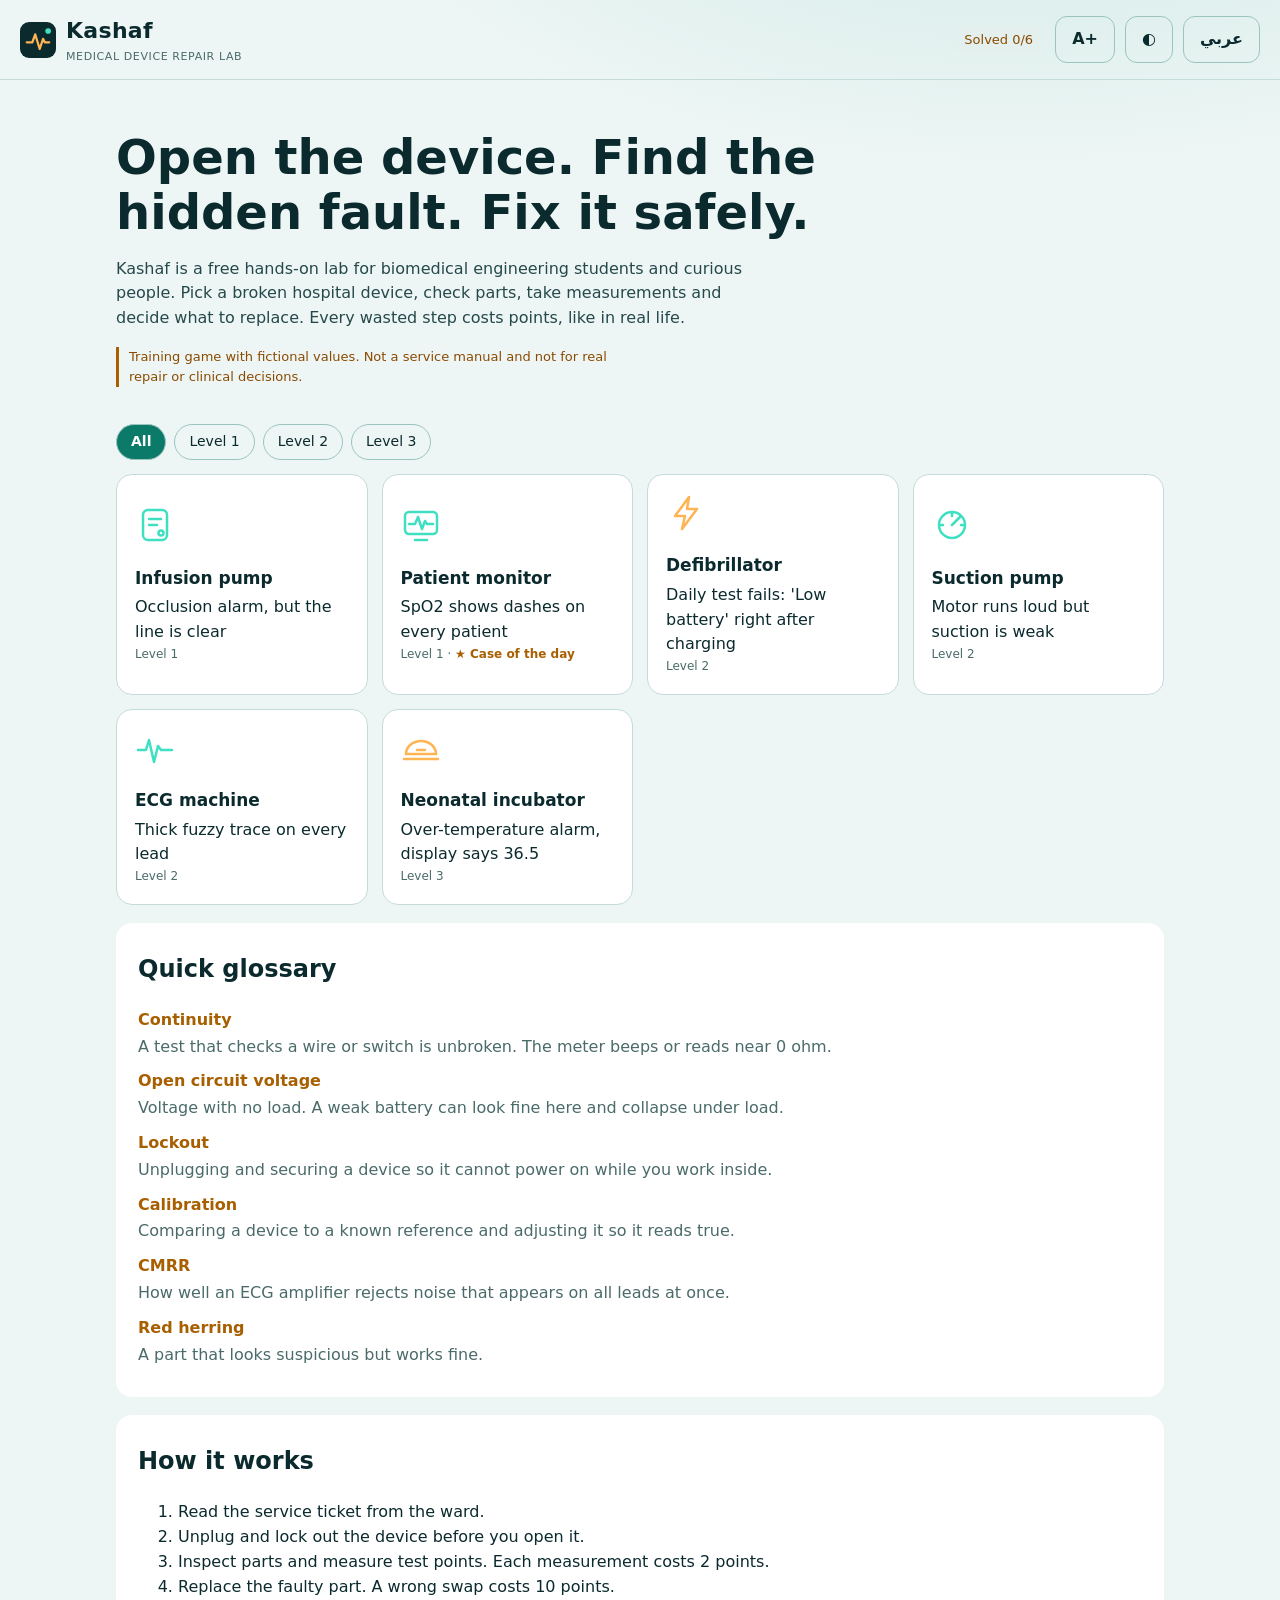
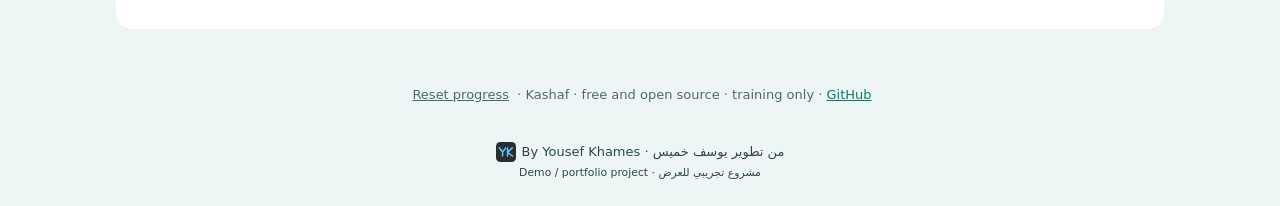
<file: index.html>
<!doctype html>
<html lang="en" dir="ltr">
<head>
<meta charset="utf-8">
<meta name="viewport" content="width=device-width,initial-scale=1">
<title>Kashaf · Medical device repair lab</title>
<meta name="description" content="Kashaf is a free browser lab where you open virtual medical devices, hunt hidden faults and fix them. Training only.">
<meta property="og:title" content="Kashaf · Medical device repair lab">
<meta property="og:description" content="Open virtual hospital devices. Find the hidden fault. Fix it safely.">
<link rel="icon" href="favicon.svg">
<link rel="manifest" href="manifest.webmanifest">
<link rel="apple-touch-icon" href="icon-192.png">
<meta name="theme-color" content="#0b2a2e">
<meta property="og:type" content="website">
<meta property="og:image" content="https://yousefkhames.github.io/kashaf/og.png">
<meta name="twitter:card" content="summary_large_image">
<link rel="stylesheet" href="style.css">
</head>
<body>
<a class="skip" href="#main" data-i="skip"></a>
<header class="top">
  <a class="brand" href="#"><img src="logo.svg" alt="" width="36" height="36"><span>Kashaf<small data-i="tag"></small></span></a>
  <div class="actions"><span id="total" class="chip"></span><button id="zoom" class="btn ghost" aria-label="Text size" title="Text size">A+</button><button id="theme" class="btn ghost" aria-label="Theme" title="Theme">◐</button><button id="lang" class="btn ghost" aria-label="Language">عربي</button></div>
</header>
<main id="main" tabindex="-1">
  <section id="home">
    <div class="hero">
      <h1 data-i="h1"></h1>
      <p data-i="sub"></p>
      <p class="warn" data-i="disc"></p>
    </div>
    <div id="filters" class="filters" role="group" aria-label="Filter"></div>
    <div id="cases" class="grid"></div>
    <div class="how gloss"><h2 data-i="gl"></h2><dl id="glist"></dl></div>
    <div class="how"><h2 data-i="howh"></h2><ol><li data-i="h1s"></li><li data-i="h2s"></li><li data-i="h3s"></li><li data-i="h4s"></li></ol></div>
  </section>
  <section id="bench" hidden>
    <button id="back" class="btn ghost" data-i="back"></button>
    <div class="bench-head"><div><div class="muted" id="bdev"></div><h2 id="btitle"></h2></div><div class="score" role="status" aria-live="polite"><div class="muted" data-i="score"></div><div id="score">100</div></div></div>
    <div id="tip" class="tip" hidden><span data-i="tip"></span> <button id="tipx" class="lnk" data-i="gotit"></button></div>
    <div class="ticket"><b data-i="ticket"></b> <span id="complaint"></span></div>
    <div class="row">
      <div class="panel">
        <div class="safety"><label class="switch"><input type="checkbox" id="lock" aria-describedby="lockd"><span></span></label><div><b data-i="lock"></b><div class="muted" id="lockd" data-i="lockd"></div></div></div>
        <div id="board" class="board" role="group" aria-labelledby="bdev"></div>
        <div class="muted center" data-i="tap"></div>
      </div>
      <div class="panel side">
        <h3 id="cname" data-i="pick"></h3>
        <div class="tools">
          <button class="btn" id="tInsp" data-i="insp" disabled></button>
          <button class="btn" id="tMeter" data-i="meter" disabled></button>
          <button class="btn warnb" id="tFix" data-i="fix" disabled></button>
        </div>
        <div id="lcd" class="lcd" aria-hidden="true"><span class="lbl">DMM</span><span id="lcdv">---</span></div>
        <div id="log" class="log" aria-live="polite"></div>
        <label class="muted" for="notes" data-i="notes"></label><textarea id="notes" rows="2" class="notes"></textarea>
        <button class="btn ghost" id="hint" data-i="hint"></button>
      </div>
    </div>
  </section>
  <section id="result" hidden>
    <div class="panel center">
      <div id="stars" class="stars"></div>
      <h2 id="rtitle"></h2>
      <p id="rwhy"></p>
      <div id="rstats" class="muted"></div>
      <ul id="chk" class="chk"></ul>
      <pre id="report" class="report" tabindex="0"></pre>
      <div class="actions center"><button id="copy" class="btn" data-i="copy"></button><button id="share" class="btn ghost" data-i="share"></button><button id="again" class="btn ghost" data-i="again"></button><button id="next" class="btn ghost" data-i="menu"></button></div>
    </div>
  </section>
</main>
<footer><button id="reset" class="lnk" data-i="reset"></button> · <span data-i="foot"></span> · <a href="https://github.com/yousefkhames/kashaf" id="gh" rel="noopener">GitHub</a></footer>
<script src="cases.js"></script>
<script src="app.js"></script>
<script>if("serviceWorker"in navigator)addEventListener("load",()=>navigator.serviceWorker.register("sw.js").catch(()=>{}))</script>
<div class="yk-credit" style="text-align:center;padding:14px 12px 24px;font:13px/1.5 system-ui,sans-serif;opacity:.85"><img src="assets/yk-logo.svg" width="20" height="20" alt="" style="vertical-align:middle;margin-inline-end:6px"><span>By Yousef Khames · من تطوير يوسف خميس</span><br><small>Demo / portfolio project · مشروع تجريبي للعرض</small></div>
</body>
</html>
</file>
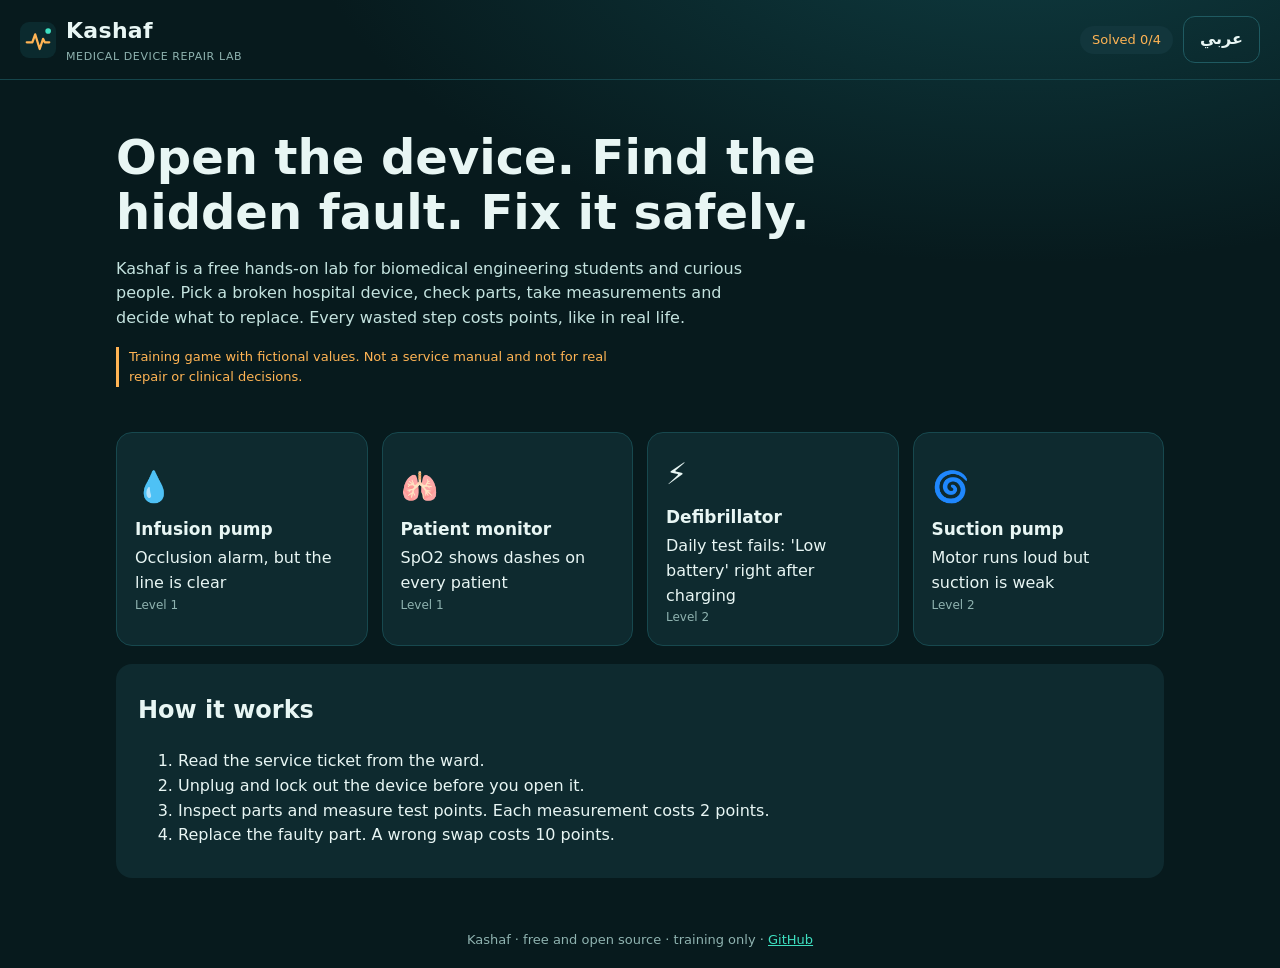
<file: site/index.html>
<!doctype html>
<html lang="en" dir="ltr">
<head>
<meta charset="utf-8">
<meta name="viewport" content="width=device-width,initial-scale=1">
<title>Kashaf · Medical device repair lab</title>
<meta name="description" content="Kashaf is a free browser lab where you open virtual medical devices, hunt hidden faults and fix them. Training only.">
<meta property="og:title" content="Kashaf · Medical device repair lab">
<meta property="og:description" content="Open virtual hospital devices. Find the hidden fault. Fix it safely.">
<link rel="icon" href="favicon.svg">
<link rel="stylesheet" href="style.css">
</head>
<body>
<header class="top">
  <a class="brand" href="#"><img src="logo.svg" alt="" width="36" height="36"><span>Kashaf<small data-i="tag"></small></span></a>
  <div class="actions"><span id="total" class="chip"></span><button id="lang" class="btn ghost" aria-label="Language">عربي</button></div>
</header>
<main>
  <section id="home">
    <div class="hero">
      <h1 data-i="h1"></h1>
      <p data-i="sub"></p>
      <p class="warn" data-i="disc"></p>
    </div>
    <div id="cases" class="grid"></div>
    <div class="how"><h2 data-i="howh"></h2><ol><li data-i="h1s"></li><li data-i="h2s"></li><li data-i="h3s"></li><li data-i="h4s"></li></ol></div>
  </section>
  <section id="bench" hidden>
    <button id="back" class="btn ghost" data-i="back"></button>
    <div class="bench-head"><div><div class="muted" id="bdev"></div><h2 id="btitle"></h2></div><div class="score"><div class="muted" data-i="score"></div><div id="score">100</div></div></div>
    <div class="ticket"><b data-i="ticket"></b> <span id="complaint"></span></div>
    <div class="row">
      <div class="panel">
        <div class="safety"><label class="switch"><input type="checkbox" id="lock"><span></span></label><div><b data-i="lock"></b><div class="muted" data-i="lockd"></div></div></div>
        <svg id="board" viewBox="0 0 550 220" role="img"></svg>
        <div class="muted center" data-i="tap"></div>
      </div>
      <div class="panel side">
        <h3 id="cname" data-i="pick"></h3>
        <div class="tools">
          <button class="btn" id="tInsp" data-i="insp" disabled></button>
          <button class="btn" id="tMeter" data-i="meter" disabled></button>
          <button class="btn warnb" id="tFix" data-i="fix" disabled></button>
        </div>
        <div id="log" class="log" aria-live="polite"></div>
        <button class="btn ghost" id="hint" data-i="hint"></button>
      </div>
    </div>
  </section>
  <section id="result" hidden>
    <div class="panel center">
      <div id="stars" class="stars"></div>
      <h2 id="rtitle"></h2>
      <p id="rwhy"></p>
      <div id="rstats" class="muted"></div>
      <div class="actions center"><button id="again" class="btn" data-i="again"></button><button id="next" class="btn ghost" data-i="menu"></button></div>
    </div>
  </section>
</main>
<footer><span data-i="foot"></span> · <a href="https://github.com/" id="gh" rel="noopener">GitHub</a></footer>
<script src="cases.js"></script>
<script src="app.js"></script>
</body>
</html>
</file>
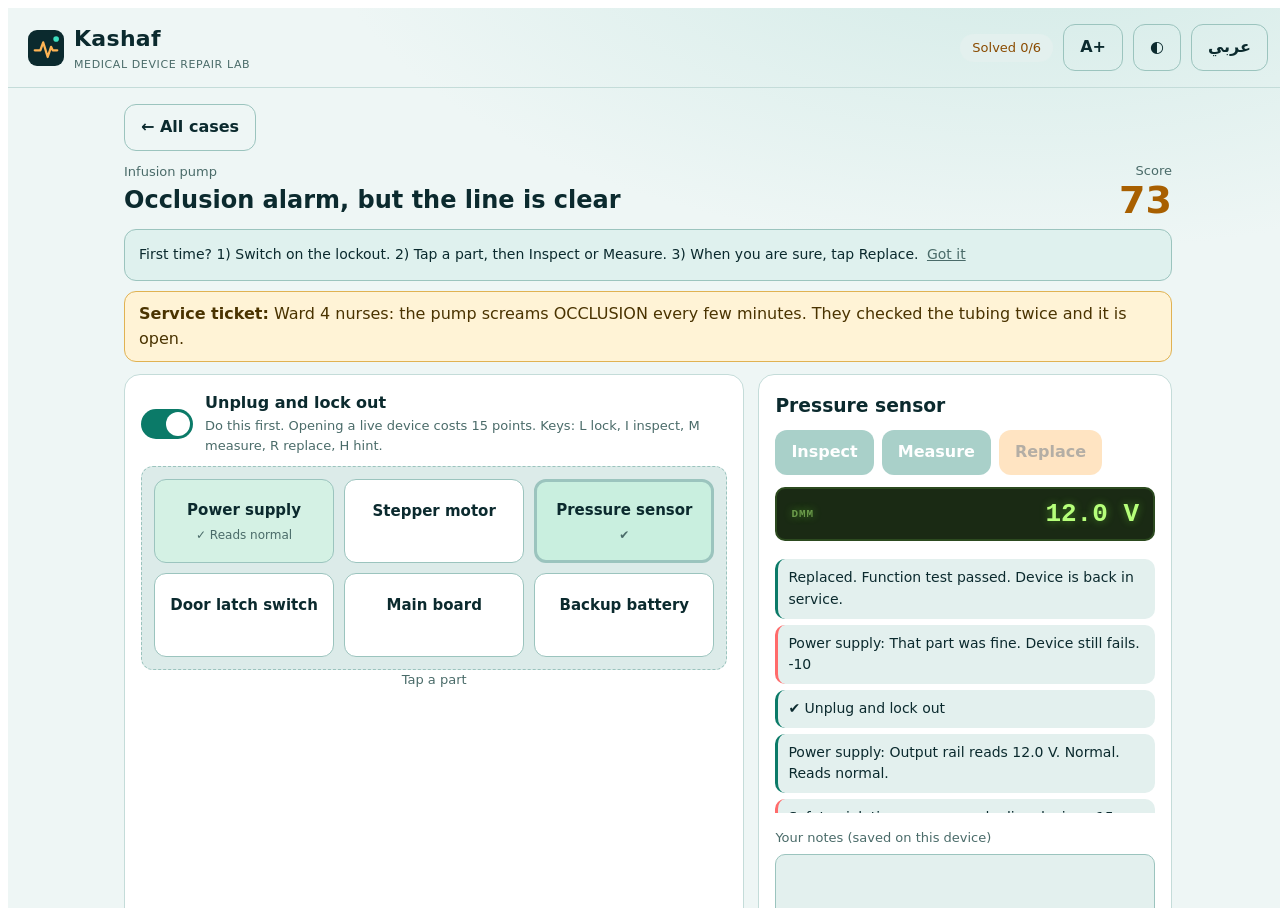
<file: tests/index.html>
<!doctype html><meta charset="utf-8"><title>running</title>
<iframe id="f" src="../index.html" style="width:100vw;height:100vh;border:0"></iframe>
<script>
// Click-through regression suite. Open tests/index.html; the page title becomes PASS or FAIL with details.
const f=document.getElementById("f"),errs=[],fails=[];
const sleep=ms=>new Promise(r=>setTimeout(r,ms));
const ok=(c,m)=>{if(!c)fails.push(m)};
let loads=0;f.onload=async()=>{loads++;if(loads===1){f.contentWindow.localStorage.clear();f.contentWindow.location.reload();return}if(loads>2)return;try{await sleep(300);
 const W=f.contentWindow,D=W.document,q=s=>D.querySelector(s),qq=s=>[...D.querySelectorAll(s)];
 W.addEventListener("error",e=>errs.push(e.message));
 for(const lg of ["en","ar"]){
  if(D.documentElement.lang!==lg)q("#lang").click();
  await sleep(50);
  ok(D.documentElement.dir===(lg==="ar"?"rtl":"ltr"),lg+" dir");
  ok(D.documentElement.scrollWidth<=W.innerWidth+1,lg+" home overflow "+D.documentElement.scrollWidth+">"+W.innerWidth);
  const n=qq(".card").length;ok(n>=6,"cards "+n);
  for(let i=0;i<n;i++){
   qq(".card")[i].click();await sleep(20);
   ok(D.documentElement.scrollWidth<=W.innerWidth+1,lg+" bench overflow case "+i);
   const c=W.CASES[i];
   // unsafe path first on case 0 only
   if(i===0&&lg==="en"){q("#tMeter").disabled&&0;qq(".comp")[0].click();q("#tMeter").click();ok(+q("#score").textContent===83,"unsafe+measure score "+q("#score").textContent);W.eval("");}
   if(!(i===0&&lg==="en"))q("#lock").click();else q("#lock").click();
   const idx=c.comps.findIndex(k=>k.id===c.fault);
   const wrong=c.comps.findIndex(k=>k.id!==c.fault);
   q(`.comp[data-id="${c.comps[wrong].id}"]`).click();q("#tFix").click();
   const exp=(i===0&&lg==="en")?73:90;
   ok(+q("#score").textContent===exp,lg+" wrong swap score case "+i+" got "+q("#score").textContent);
   q(`.comp[data-id="${c.fault}"]`).click();q("#tFix").click();await sleep(1000);
   ok(!q("#result").hidden,lg+" result shown case "+i);
   ok(q("#report").textContent.length>40,"report text");
   q("#next").click();await sleep(30);
  }
 }
 // filter chips
 ok(qq(".chipb").length===4,"chips");qq(".chipb")[3].click();ok(qq(".card").length===1,"level3 filter "+qq(".card").length);qq(".chipb")[0].click();ok(qq(".card").length>=6,"all filter");
 // hint ladder: 5+10+15
 if(D.documentElement.lang!=="en")q("#lang").click();
 qq(".card")[1].click();q("#lock").click();q("#hint").click();q("#hint").click();q("#hint").click();
 ok(+q("#score").textContent===70,"hint ladder score "+q("#score").textContent);
 ok(qq("#log p").length>=3,"hint logs");
 ok(errs.length===0,"js errors: "+errs.join(";"));
}catch(e){fails.push("exception "+e.message)}
document.title=fails.length?"FAIL "+fails.join(" | "):"PASS";};
</script>
</file>
<file: style.css>
:root{--bg:#071a1d;--card:#0e2a2f;--card2:#12363c;--ink:#e8f6f4;--mut:#8fb3b0;--amber:#ffb454;--mint:#3ee0c1;--red:#ff6b6b;--r:16px}
*{box-sizing:border-box}
body{margin:0;background:radial-gradient(1200px 600px at 80% -10%,#0f3d42 0,transparent 60%),var(--bg);color:var(--ink);font:16px/1.55 system-ui,-apple-system,"Segoe UI",Tahoma,sans-serif;min-height:100vh;display:flex;flex-direction:column}
html[dir=rtl] body{font-family:"Segoe UI",Tahoma,system-ui,sans-serif}
main{flex:1;width:min(1080px,100%);margin:0 auto;padding:16px}
.top{display:flex;justify-content:space-between;align-items:center;padding:14px 20px;border-bottom:1px solid #15454b}
.brand{display:flex;gap:10px;align-items:center;color:var(--ink);text-decoration:none;font-weight:800;font-size:22px;letter-spacing:.3px}
.brand small{display:block;font-size:11px;font-weight:500;color:var(--mut);letter-spacing:.6px}
.actions{display:flex;gap:10px;align-items:center}.center{text-align:center;justify-content:center}
.chip{background:var(--card2);padding:4px 12px;border-radius:99px;font-size:13px;color:var(--amber)}
.btn{background:var(--mint);color:#032;border:0;border-radius:12px;padding:10px 16px;font:inherit;font-weight:700;cursor:pointer}
.btn:disabled{opacity:.35;cursor:not-allowed}.btn.ghost{background:transparent;color:var(--ink);border:1px solid #1f5a61}.btn.warnb{background:var(--amber)}
.btn:focus-visible,input:focus-visible+span,.comp:focus-visible{outline:3px solid var(--amber);outline-offset:2px}
.hero{padding:34px 0 18px}.hero h1{font-size:clamp(28px,5vw,48px);line-height:1.15;margin:0 0 10px;max-width:16em}
.hero p{max-width:40em;color:#c4e3df}.warn{font-size:13px;color:var(--amber)!important;border-inline-start:3px solid var(--amber);padding-inline-start:10px}
.grid{display:grid;grid-template-columns:repeat(auto-fit,minmax(240px,1fr));gap:14px;margin:14px 0}
.card{background:var(--card);border:1px solid #17484e;border-radius:var(--r);padding:18px;cursor:pointer;text-align:start;color:inherit;font:inherit;transition:.15s}
.card:hover{transform:translateY(-3px);border-color:var(--mint)}.card .ic{font-size:30px}.card h3{margin:6px 0 4px;font-size:17px}
.tag{font-size:12px;color:var(--mut)}.done{color:var(--mint);font-weight:700}
.how{background:var(--card);border-radius:var(--r);padding:8px 22px 14px;margin:18px 0}
.panel{background:var(--card);border:1px solid #17484e;border-radius:var(--r);padding:16px}
.row{display:grid;grid-template-columns:1.5fr 1fr;gap:14px;margin-top:12px}
@media(max-width:800px){.row{grid-template-columns:1fr}}
.bench-head{display:flex;justify-content:space-between;align-items:end;margin-top:10px}.bench-head h2{margin:0}
.muted{color:var(--mut);font-size:13px}.score{text-align:end}#score{font-size:38px;font-weight:800;color:var(--amber);line-height:1}
.ticket{background:#2b2412;border:1px solid #6b5420;border-radius:12px;padding:10px 14px;margin:10px 0;color:#ffe3b0}
.safety{display:flex;gap:12px;align-items:center;margin-bottom:10px}
.switch{position:relative;width:52px;height:30px;flex:none}.switch input{opacity:0;position:absolute;inset:0;cursor:pointer;z-index:2}
.switch span{position:absolute;inset:0;background:#35575a;border-radius:99px;transition:.2s}.switch span:before{content:"";position:absolute;top:3px;inset-inline-start:3px;width:24px;height:24px;border-radius:50%;background:#fff;transition:.2s}
.switch input:checked+span{background:var(--mint)}.switch input:checked+span:before{inset-inline-start:25px}
.board{display:grid;grid-template-columns:repeat(3,1fr);gap:10px;padding:12px;background:#06191c;border-radius:12px;border:1px dashed #1c5a60}
.comp{background:#10353b;border:1.5px solid #2a7a80;border-radius:12px;color:var(--ink);font:inherit;min-height:84px;padding:8px;cursor:pointer;display:flex;flex-direction:column;justify-content:center;align-items:center;gap:4px;transition:.15s}
.comp:hover{border-color:var(--amber)}.comp.sel{border-color:var(--amber);border-width:3px;background:#1b4a50}.comp.checked{background:#143f33}.comp.bad{background:#4a2323;border-color:var(--red)}.comp.fixed{background:#145040;border-color:var(--mint)}
.cn{font-weight:600;font-size:15px}.cs{font-size:12px;color:var(--mut);min-height:16px}
@media(max-width:560px){.board{grid-template-columns:repeat(2,1fr)}main{padding:10px}.hero{padding-top:20px}.tools .btn{flex:1}.bench-head h2{font-size:19px}#score{font-size:30px}.top{padding:10px 12px}}
@media(max-width:800px){.log{max-height:220px}}
.side h3{margin:0 0 10px}.tools{display:flex;gap:8px;flex-wrap:wrap}
.log{min-height:120px;max-height:260px;overflow:auto;margin:12px 0;font-size:14px}
.log p{background:var(--card2);border-radius:10px;padding:8px 10px;margin:6px 0}.log .e{border-inline-start:3px solid var(--red)}.log .g{border-inline-start:3px solid var(--mint)}
.stars{font-size:44px;color:var(--amber);letter-spacing:6px}
footer{padding:18px;text-align:center;color:var(--mut);font-size:13px}footer a{color:var(--mint)}
@media(prefers-reduced-motion:reduce){*{transition:none!important}}
#rstats{margin:10px 0 16px}
.skip{position:absolute;inset-inline-start:8px;top:-60px;background:var(--amber);color:#000;padding:8px 14px;border-radius:8px;z-index:10;font-weight:700}.skip:focus{top:8px}
#main:focus{outline:none}.comp:focus-visible,.card:focus-visible{outline:3px solid var(--amber);outline-offset:2px}
:root{--mut:#a3c4c1}.warn{color:#ffc470!important}
@media(prefers-contrast:more){.panel,.card,.comp{border-color:#8fe;}}
.log{scroll-behavior:smooth}
.lcd{display:flex;justify-content:space-between;align-items:center;direction:ltr;background:#1a2a14;color:#b6ff7a;font:700 26px/1 ui-monospace,Menlo,Consolas,monospace;border-radius:10px;padding:12px 14px;margin-top:12px;border:2px solid #2c4a1f;text-shadow:0 0 8px #7fff3a66}
.lcd .lbl{font-size:11px;letter-spacing:1px;color:#6a9a4a}
.report{white-space:pre-wrap;text-align:start;background:#06191c;border:1px dashed #1c5a60;border-radius:12px;padding:12px;font:13px/1.6 ui-monospace,Menlo,Consolas,monospace;margin:14px 0;color:#c4e3df}
.daily{color:var(--amber);font-weight:700}.lnk{background:none;border:0;color:var(--mut);text-decoration:underline;font:inherit;cursor:pointer;padding:4px}.lnk:focus-visible{outline:3px solid var(--amber)}
.log .h{border-inline-start:3px solid var(--amber)}
.chk{list-style:none;padding:0;margin:12px auto;max-width:460px;text-align:start}.chk li{display:flex;justify-content:space-between;gap:10px;padding:6px 10px;border-radius:8px;margin:4px 0;background:var(--card2);font-size:14px}
.chk li.bad{border-inline-start:3px solid var(--amber)}.chk li.ok{border-inline-start:3px solid var(--mint)}.chk li.skip{opacity:.6}.chk li span:last-child{color:var(--mut)}

[data-theme=light]{--bg:#eef6f5;--card:#ffffff;--card2:#e3f0ee;--ink:#0b2a2e;--mut:#4a6b69;--amber:#a85f00;--mint:#0b7a68}
[data-theme=light] body{background:radial-gradient(1200px 600px at 80% -10%,#cfe9e5 0,transparent 60%),var(--bg)}
[data-theme=light] .top{border-color:#c4dcd9}[data-theme=light] .panel,[data-theme=light] .card,[data-theme=light] .how{border-color:#c4dcd9}
[data-theme=light] .hero p{color:#25494b}[data-theme=light] .warn{color:#8a4b00!important;border-color:#a85f00}
[data-theme=light] .btn{background:#0b7a68;color:#fff}[data-theme=light] .btn.ghost{background:transparent;color:var(--ink);border-color:#9bc4be}[data-theme=light] .btn.warnb{background:#ffb454;color:#2b1a00}
[data-theme=light] .board{background:#dcebe9;border-color:#9bc4be}[data-theme=light] .comp{background:#fff;border-color:#9bc4be;color:var(--ink)}[data-theme=light] .comp.sel{background:#d2ece7}[data-theme=light] .comp.checked{background:#d4f1e4}[data-theme=light] .comp.bad{background:#fbdcdc}[data-theme=light] .comp.fixed{background:#c9efdf}
[data-theme=light] .ticket{background:#fff3d6;border-color:#e0b252;color:#4a3300}[data-theme=light] .report{background:#f3faf9;color:#1c3b3d;border-color:#9bc4be}
[data-theme=light] .chip{color:#8a4b00}[data-theme=light] .brand{color:var(--ink)}
.filters{display:flex;gap:8px;flex-wrap:wrap;margin:6px 0}.chipb{background:transparent;color:var(--ink);border:1px solid #1f5a61;border-radius:99px;padding:6px 14px;font:inherit;font-size:14px;cursor:pointer}.chipb.on{background:var(--mint);color:#032;border-color:var(--mint);font-weight:700}[data-theme=light] .chipb{border-color:#9bc4be}[data-theme=light] .chipb.on{color:#fff}.chipb:focus-visible{outline:3px solid var(--amber)}
.gloss dt{font-weight:700;margin-top:10px;color:var(--amber)}.gloss dd{margin:2px 0 0;color:var(--mut)}
.tip{background:#0f3d42;border:1px solid #1f6b70;border-radius:12px;padding:10px 14px;margin:10px 0;font-size:14px}[data-theme=light] .tip{background:#dff1ee;border-color:#9bc4be}
.notes{width:100%;background:var(--card2);color:var(--ink);border:1px solid #1f5a61;border-radius:10px;padding:8px;font:inherit;margin:4px 0 10px;resize:vertical}[data-theme=light] .notes{border-color:#9bc4be}
@media print{body{background:#fff;color:#000}.top,footer,.actions,.btn,.skip,#filters,.tip{display:none!important}.panel{border:0;background:#fff;color:#000}.report,.chk li{background:#fff;color:#000;border:1px solid #999}.stars{color:#000}#main{width:100%}}
</file>
<file: site/style.css>
:root{--bg:#071a1d;--card:#0e2a2f;--card2:#12363c;--ink:#e8f6f4;--mut:#8fb3b0;--amber:#ffb454;--mint:#3ee0c1;--red:#ff6b6b;--r:16px}
*{box-sizing:border-box}
body{margin:0;background:radial-gradient(1200px 600px at 80% -10%,#0f3d42 0,transparent 60%),var(--bg);color:var(--ink);font:16px/1.55 system-ui,-apple-system,"Segoe UI",Tahoma,sans-serif;min-height:100vh;display:flex;flex-direction:column}
html[dir=rtl] body{font-family:"Segoe UI",Tahoma,system-ui,sans-serif}
main{flex:1;width:min(1080px,100%);margin:0 auto;padding:16px}
.top{display:flex;justify-content:space-between;align-items:center;padding:14px 20px;border-bottom:1px solid #15454b}
.brand{display:flex;gap:10px;align-items:center;color:var(--ink);text-decoration:none;font-weight:800;font-size:22px;letter-spacing:.3px}
.brand small{display:block;font-size:11px;font-weight:500;color:var(--mut);letter-spacing:.6px}
.actions{display:flex;gap:10px;align-items:center}.center{text-align:center;justify-content:center}
.chip{background:var(--card2);padding:4px 12px;border-radius:99px;font-size:13px;color:var(--amber)}
.btn{background:var(--mint);color:#032;border:0;border-radius:12px;padding:10px 16px;font:inherit;font-weight:700;cursor:pointer}
.btn:disabled{opacity:.35;cursor:not-allowed}.btn.ghost{background:transparent;color:var(--ink);border:1px solid #1f5a61}.btn.warnb{background:var(--amber)}
.btn:focus-visible,input:focus-visible+span,.comp:focus-visible{outline:3px solid var(--amber);outline-offset:2px}
.hero{padding:34px 0 18px}.hero h1{font-size:clamp(28px,5vw,48px);line-height:1.15;margin:0 0 10px;max-width:16em}
.hero p{max-width:40em;color:#c4e3df}.warn{font-size:13px;color:var(--amber)!important;border-inline-start:3px solid var(--amber);padding-inline-start:10px}
.grid{display:grid;grid-template-columns:repeat(auto-fit,minmax(240px,1fr));gap:14px;margin:14px 0}
.card{background:var(--card);border:1px solid #17484e;border-radius:var(--r);padding:18px;cursor:pointer;text-align:start;color:inherit;font:inherit;transition:.15s}
.card:hover{transform:translateY(-3px);border-color:var(--mint)}.card .ic{font-size:30px}.card h3{margin:6px 0 4px;font-size:17px}
.tag{font-size:12px;color:var(--mut)}.done{color:var(--mint);font-weight:700}
.how{background:var(--card);border-radius:var(--r);padding:8px 22px 14px;margin:18px 0}
.panel{background:var(--card);border:1px solid #17484e;border-radius:var(--r);padding:16px}
.row{display:grid;grid-template-columns:1.5fr 1fr;gap:14px;margin-top:12px}
@media(max-width:800px){.row{grid-template-columns:1fr}}
.bench-head{display:flex;justify-content:space-between;align-items:end;margin-top:10px}.bench-head h2{margin:0}
.muted{color:var(--mut);font-size:13px}.score{text-align:end}#score{font-size:38px;font-weight:800;color:var(--amber);line-height:1}
.ticket{background:#2b2412;border:1px solid #6b5420;border-radius:12px;padding:10px 14px;margin:10px 0;color:#ffe3b0}
.safety{display:flex;gap:12px;align-items:center;margin-bottom:10px}
.switch{position:relative;width:52px;height:30px;flex:none}.switch input{opacity:0;position:absolute;inset:0;cursor:pointer;z-index:2}
.switch span{position:absolute;inset:0;background:#35575a;border-radius:99px;transition:.2s}.switch span:before{content:"";position:absolute;top:3px;inset-inline-start:3px;width:24px;height:24px;border-radius:50%;background:#fff;transition:.2s}
.switch input:checked+span{background:var(--mint)}.switch input:checked+span:before{inset-inline-start:25px}
#board{width:100%;height:auto;background:#06191c;border-radius:12px;border:1px dashed #1c5a60}
.comp rect{fill:#10353b;stroke:#2a7a80;stroke-width:1.5;rx:10;transition:.15s;cursor:pointer}.comp:hover rect{stroke:var(--amber)}
.comp.sel rect{stroke:var(--amber);stroke-width:3;fill:#1b4a50}.comp.checked rect{fill:#143f33}.comp.bad rect{fill:#4a2323;stroke:var(--red)}.comp.fixed rect{fill:#145040;stroke:var(--mint)}
.comp text{fill:var(--ink);font-size:13px;text-anchor:middle;pointer-events:none;font-family:inherit}
.comp{cursor:pointer;outline:none}
.side h3{margin:0 0 10px}.tools{display:flex;gap:8px;flex-wrap:wrap}
.log{min-height:120px;max-height:260px;overflow:auto;margin:12px 0;font-size:14px}
.log p{background:var(--card2);border-radius:10px;padding:8px 10px;margin:6px 0}.log .e{border-inline-start:3px solid var(--red)}.log .g{border-inline-start:3px solid var(--mint)}
.stars{font-size:44px;color:var(--amber);letter-spacing:6px}
footer{padding:18px;text-align:center;color:var(--mut);font-size:13px}footer a{color:var(--mint)}
@media(prefers-reduced-motion:reduce){*{transition:none!important}}
#rstats{margin:10px 0 16px}
</file>
